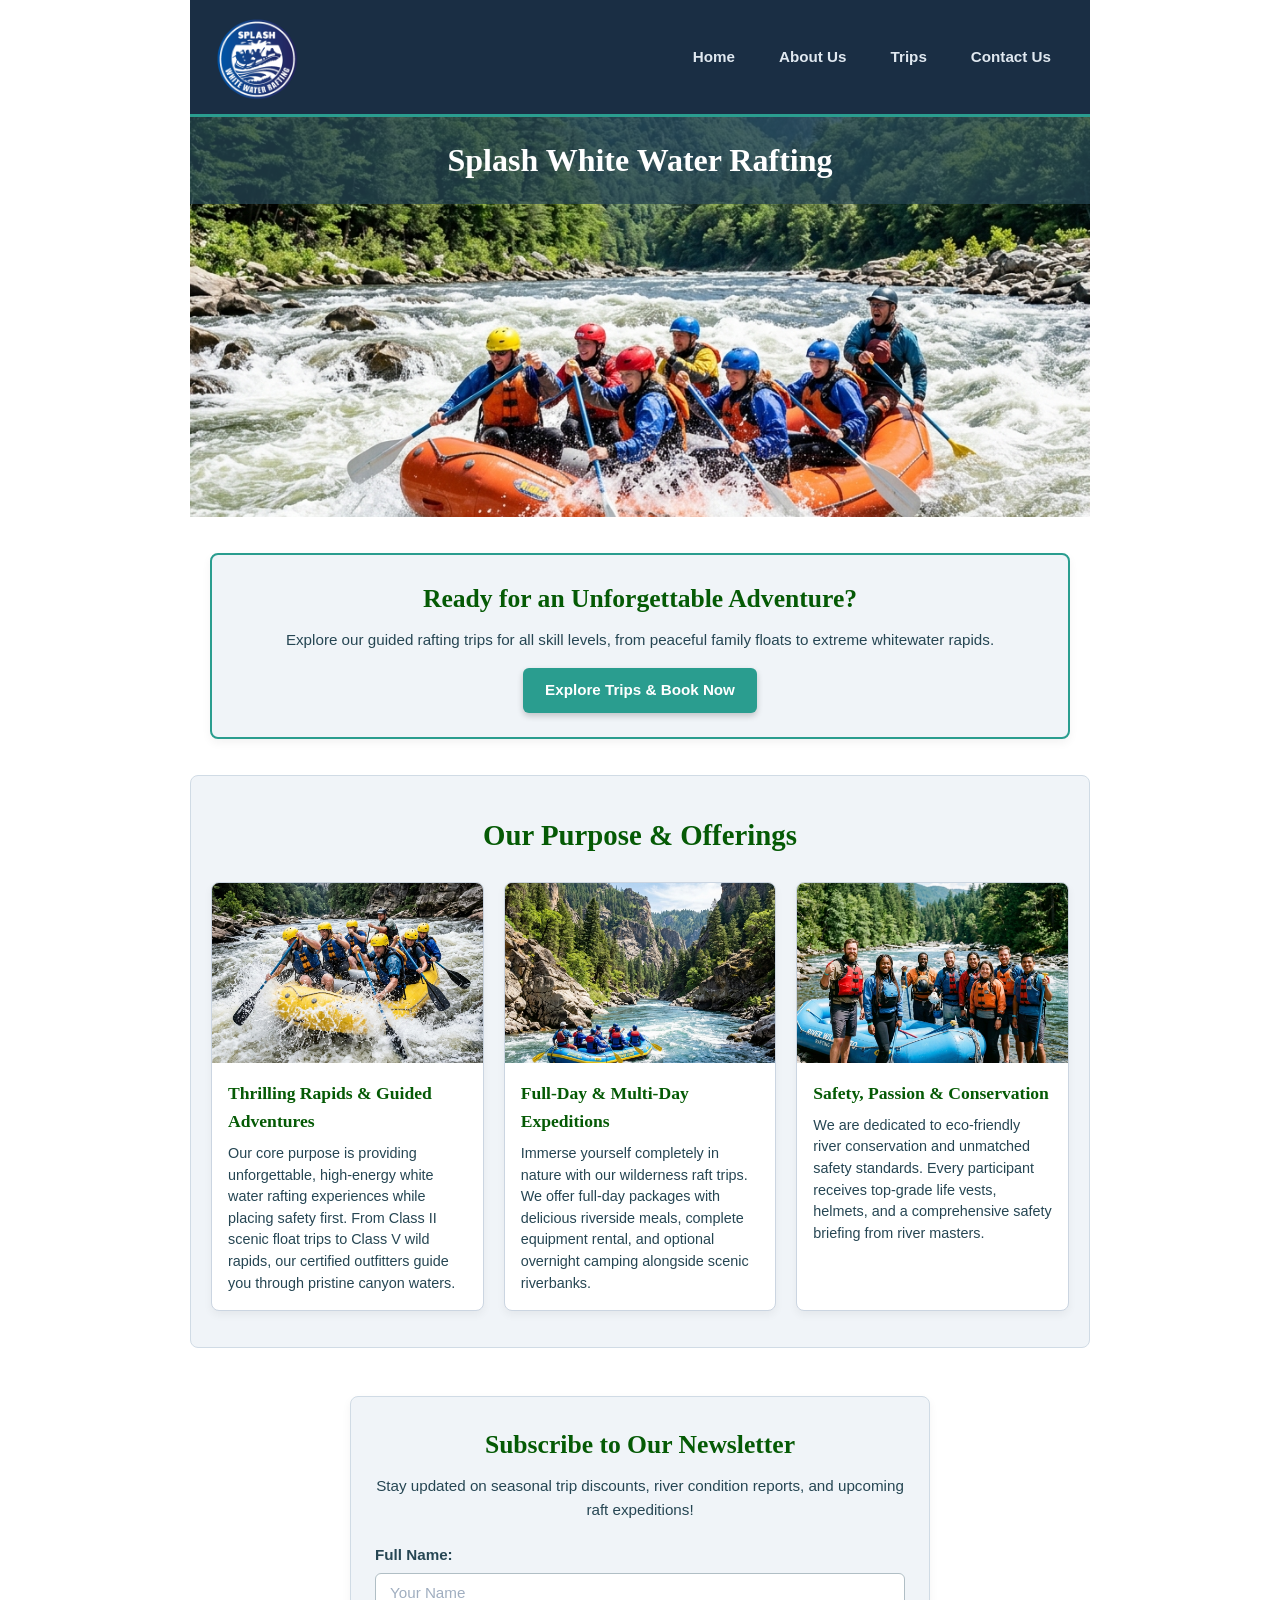
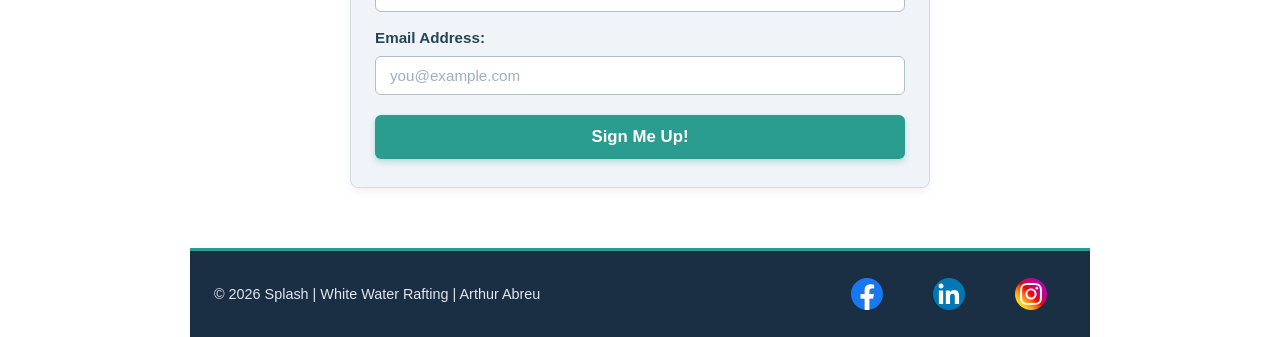
<file: wwr/index.html>
<!DOCTYPE html>
<html lang="en-US">

<head>
    <meta charset="UTF-8">
    <meta name="viewport" content="width=device-width, initial-scale=1.0">
    <title>Home | Splash White Water Rafting</title>
    <meta name="description"
        content="Welcome to Splash White Water Rafting! Experience thrilling guided raft trips, breathtaking river views, and unforgettable wilderness adventures.">
    <meta name="author" content="Arthur Abreu">
    <link rel="stylesheet" href="styles/rafting.css">
</head>

<body>

    <header>
        <img src="images/logo.png" alt="Splash White Water Rafting Logo">
        <nav>
            <ul>
                <li><a href="index.html">Home</a></li>
                <li><a href="about.html">About Us</a></li>
                <li><a href="trips.html">Trips</a></li>
                <li><a href="contact.html">Contact Us</a></li>
            </ul>
        </nav>
    </header>

    <main>
        <div class="hero">
            <img src="images/hero_rafting.png" alt="Thrilling white water rafting down wild river rapids with mountain views">
            <h1>Splash White Water Rafting</h1>
        </div>

        <section class="home-cta-section">
            <div class="home-cta-box">
                <h2>Ready for an Unforgettable Adventure?</h2>
                <p>Explore our guided rafting trips for all skill levels, from peaceful family floats to extreme whitewater rapids.</p>
                <a href="trips.html" class="cta-button">Explore Trips &amp; Book Now</a>
            </div>
        </section>

        <section class="purpose-offerings">
            <h2>Our Purpose &amp; Offerings</h2>
            <div class="offerings-grid">
                <article class="offering-card">
                    <img src="images/rapid_adventure.png" alt="Rafters conquering churning white water rapids">
                    <div class="card-content">
                        <h3>Thrilling Rapids &amp; Guided Adventures</h3>
                        <p>Our core purpose is providing unforgettable, high-energy white water rafting experiences while placing safety first. From Class II scenic float trips to Class V wild rapids, our certified outfitters guide you through pristine canyon waters.</p>
                    </div>
                </article>

                <article class="offering-card">
                    <img src="images/river_expedition.png" alt="Group of adventurers on a scenic river raft trip through canyon">
                    <div class="card-content">
                        <h3>Full-Day &amp; Multi-Day Expeditions</h3>
                        <p>Immerse yourself completely in nature with our wilderness raft trips. We offer full-day packages with delicious riverside meals, complete equipment rental, and optional overnight camping alongside scenic riverbanks.</p>
                    </div>
                </article>

                <article class="offering-card">
                    <img src="images/rafting_guides.png" alt="Friendly professional white water rafting guide team">
                    <div class="card-content">
                        <h3>Safety, Passion &amp; Conservation</h3>
                        <p>We are dedicated to eco-friendly river conservation and unmatched safety standards. Every participant receives top-grade life vests, helmets, and a comprehensive safety briefing from river masters.</p>
                    </div>
                </article>
            </div>
        </section>

        <section class="newsletter-section">
            <div class="newsletter-container">
                <h2>Subscribe to Our Newsletter</h2>
                <p>Stay updated on seasonal trip discounts, river condition reports, and upcoming raft expeditions!</p>
                <form action="#" method="post" class="newsletter-form">
                    <div class="form-item">
                        <label for="fname">Full Name:</label>
                        <input type="text" id="fname" name="fname" placeholder="Your Name" required>
                    </div>
                    <div class="form-item">
                        <label for="email">Email Address:</label>
                        <input type="email" id="email" name="email" placeholder="you@example.com" required>
                    </div>
                    <button type="submit" class="submit-button">Sign Me Up!</button>
                </form>
            </div>
        </section>
    </main>

    <footer>
        <p>&#169; 2026 Splash | White Water Rafting | Arthur Abreu</p>
        <nav class="socialmedia">
            <a href="https://facebook.com" target="_blank">
                <img src="images/facebook.svg" alt="Visit our Facebook page">
            </a>
            <a href="https://linkedin.com" target="_blank">
                <img src="images/linkedin.svg" alt="Visit our LinkedIn page">
            </a>
            <a href="https://instagram.com" target="_blank">
                <img src="images/instagram.svg" alt="Visit our Instagram page">
            </a>
        </nav>
    </footer>

</body>

</html>
</file>
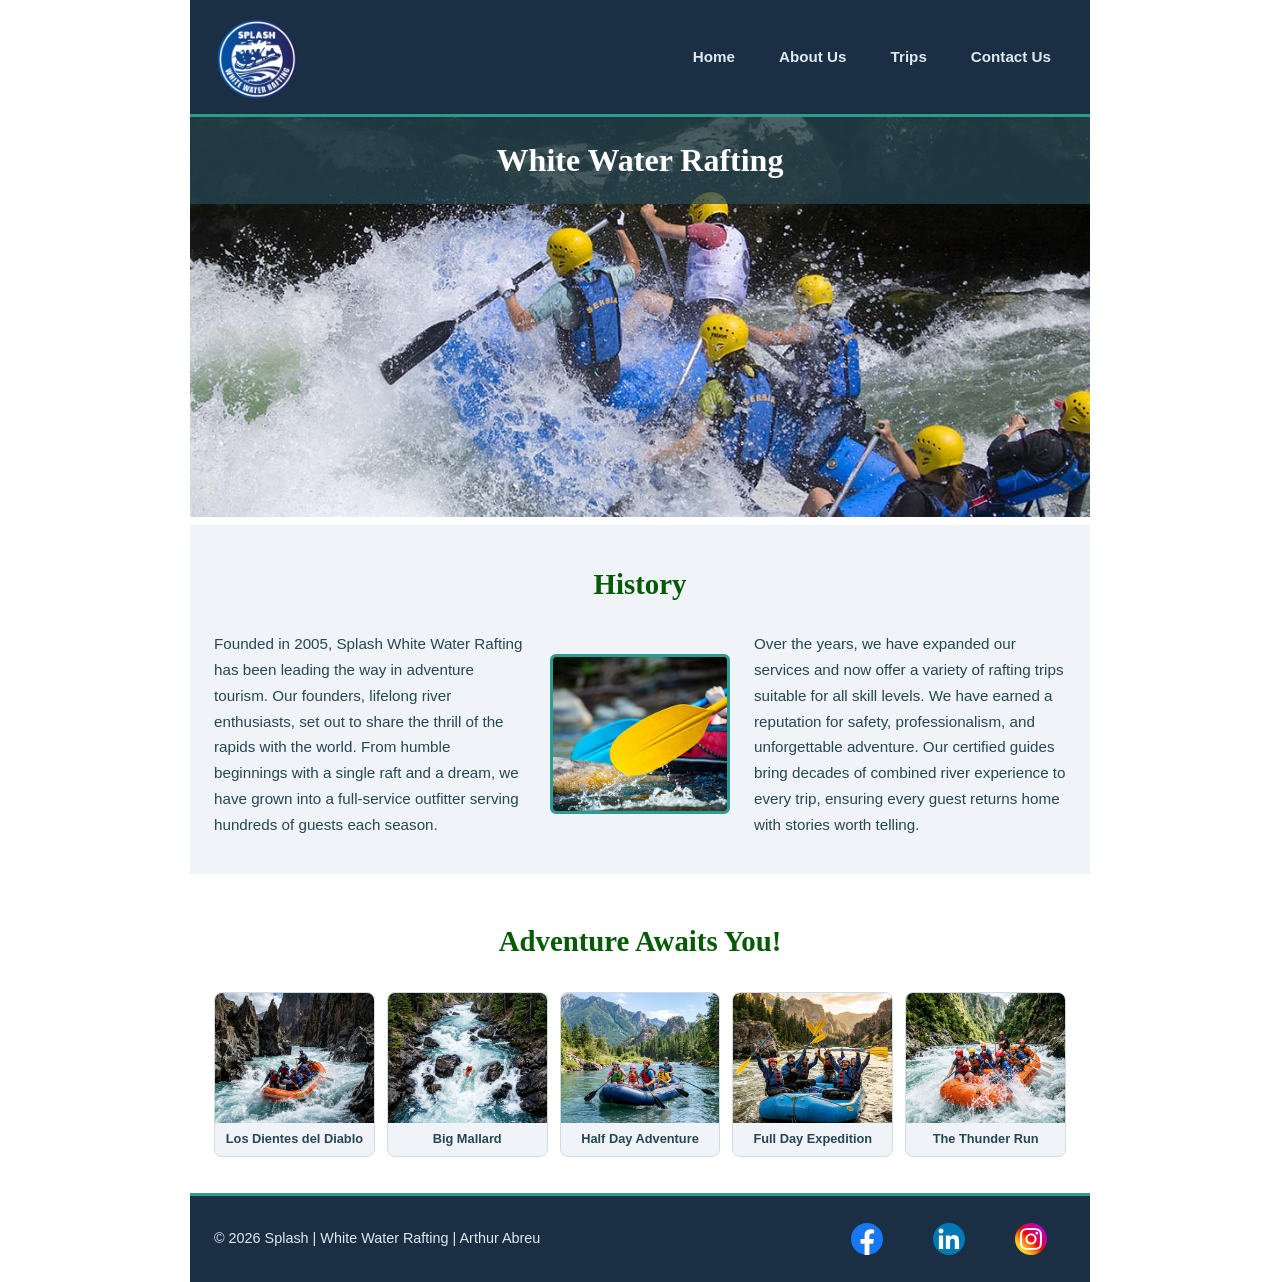
<file: wwr/about.html>
<!DOCTYPE html>
<html lang="en-US">

<head>
    <meta charset="utf-8">
    <meta name="viewport" content="width=device-width, initial-scale=1">
    <title>About Us | Splash White Water Rafting</title>
    <meta name="description"
        content="Learn about Splash White Water Rafting — our history, our team, and the thrilling adventures we offer on the river.">
    <meta name="author" content="Arthur Abreu">
    <link rel="stylesheet" href="styles/rafting.css">
</head>

<body>

    <header>
        <img src="images/logo.png" alt="Splash White Water Rafting Logo">
        <nav>
            <ul>
                <li><a href="index.html">Home</a></li>
                <li><a href="about.html">About Us</a></li>
                <li><a href="trips.html">Trips</a></li>
                <li><a href="contact.html">Contact Us</a></li>
            </ul>
        </nav>
    </header>

    <main>

        <div class="hero">
            <img src="images/correntesa.jpg" alt="Exciting white water rafting on a rushing river">
            <h1>White Water Rafting</h1>
            <article>
                <p>Welcome to Splash — White Water Rafting! We are a team of passionate adventurers dedicated to
                    providing thrilling and safe rafting experiences. Our mission is to connect people with nature while
                    promoting environmental stewardship and outdoor recreation. From first-timers to seasoned paddlers,
                    we have a trip tailored just for you.</p>
                <img src="images/about_us.jpg" alt="Splash rafting team on the river">
            </article>
        </div>

        <section class="history">
            <h2>History</h2>
            <div class="history-layout">
                <p>Founded in 2005, Splash White Water Rafting has been leading the way in adventure tourism. Our
                    founders, lifelong river enthusiasts, set out to share the thrill of the rapids with the world. From
                    humble beginnings with a single raft and a dream, we have grown into a full-service outfitter
                    serving hundreds of guests each season.</p>
                <img src="images/about_us.jpg" alt="Early days of Splash White Water Rafting">
                <p>Over the years, we have expanded our services and now offer a variety of rafting trips suitable for
                    all skill levels. We have earned a reputation for safety, professionalism, and unforgettable
                    adventure. Our certified guides bring decades of combined river experience to every trip, ensuring
                    every guest returns home with stories worth telling.</p>
            </div>
        </section>

        <section class="adventures">
            <h2>Adventure Awaits You!</h2>
            <div class="adventures-grid">
                <figure>
                    <img src="images/adventure_los_dientes.jpg"
                        alt="Rafters navigating the intense Los Dientes del Diablo rapid">
                    <figcaption>Los Dientes del Diablo</figcaption>
                </figure>
                <figure>
                    <img src="images/adventure_big_mallard.jpg" alt="Kayaker powering through the Big Mallard rapid">
                    <figcaption>Big Mallard</figcaption>
                </figure>
                <figure>
                    <img src="images/adventure_half_day.jpg"
                        alt="Family enjoying a half day rafting adventure on calm waters">
                    <figcaption>Half Day Adventure</figcaption>
                </figure>
                <figure>
                    <img src="images/adventure_full_day.jpg"
                        alt="Group celebrating after a full day rafting expedition">
                    <figcaption>Full Day Expedition</figcaption>
                </figure>
                <figure>
                    <img src="images/adventure_rapids1.jpg" alt="Rafters conquering churning white water rapids">
                    <figcaption>The Thunder Run</figcaption>
                </figure>
            </div>
        </section>

    </main>

    <footer>
        <p>&#169; 2026 Splash | White Water Rafting | Arthur Abreu</p>
        <nav class="socialmedia">
            <a href="https://facebook.com" target="_blank">
                <img src="images/facebook.svg" alt="Visit our Facebook page">
            </a>
            <a href="https://linkedin.com" target="_blank">
                <img src="images/linkedin.svg" alt="Visit our LinkedIn page">
            </a>
            <a href="https://instagram.com" target="_blank">
                <img src="images/instagram.svg" alt="Visit our Instagram page">
            </a>
        </nav>
    </footer>

</body>

</html>
</file>
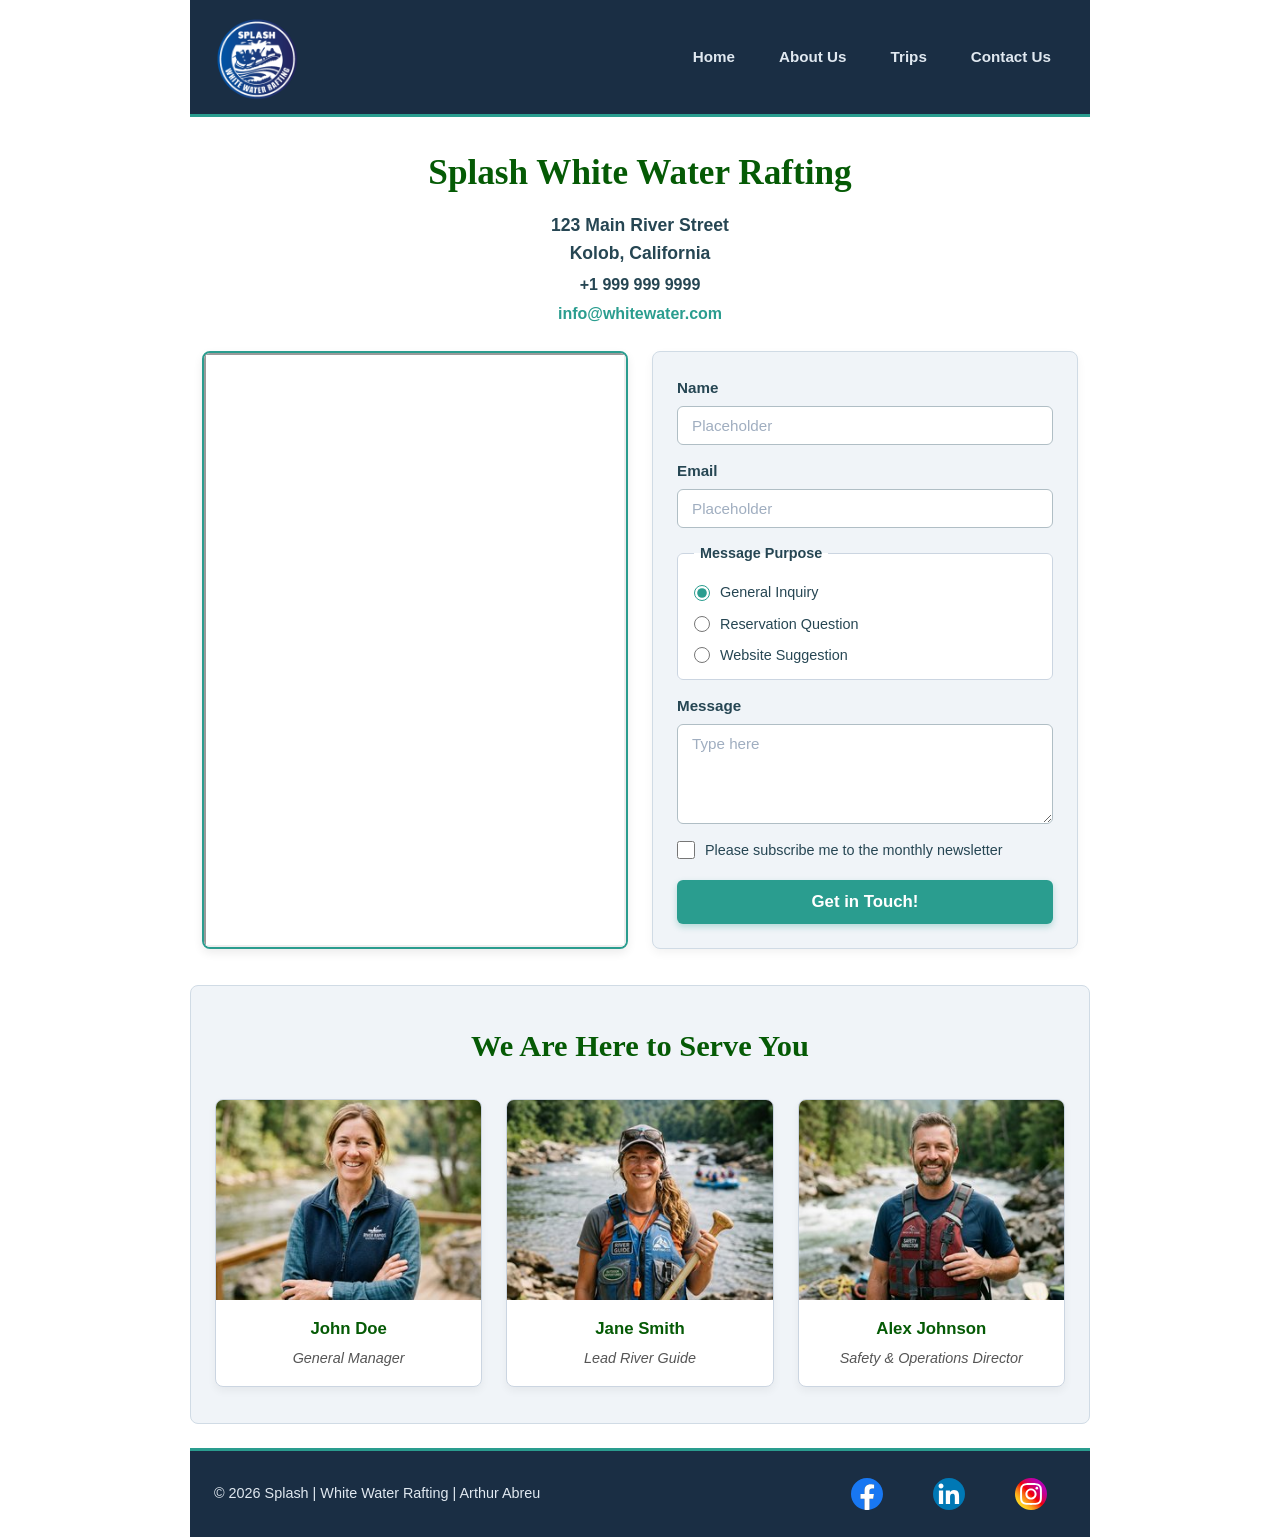
<file: wwr/contact.html>
<!DOCTYPE html>
<html lang="en-US">

<head>
    <meta charset="utf-8">
    <meta name="viewport" content="width=device-width, initial-scale=1">
    <title>Contact Us | Splash White Water Rafting</title>
    <meta name="description"
        content="Contact Splash White Water Rafting. Get in touch with our team for trip reservations, general inquiries, address, phone number, email, and employee information.">
    <meta name="author" content="Arthur Abreu">
    <link rel="stylesheet" href="styles/rafting.css">
</head>

<body>

    <header>
        <img src="images/logo.png" alt="Splash White Water Rafting Logo">
        <nav>
            <ul>
                <li><a href="index.html">Home</a></li>
                <li><a href="about.html">About Us</a></li>
                <li><a href="trips.html">Trips</a></li>
                <li><a href="contact.html">Contact Us</a></li>
            </ul>
        </nav>
    </header>

    <main>

        <div class="company-info-header">
            <h1>Splash White Water Rafting</h1>
            <p class="company-address">123 Main River Street<br>Kolob, California</p>
            <p class="company-phone">+1 999 999 9999</p>
            <p class="company-email"><a href="mailto:info@whitewater.com">info@whitewater.com</a></p>
        </div>

        <section class="contact-section">
            <h2 class="sr-only">Location and Contact Form</h2>
            <div class="contact-grid">
                <div class="map-container">
                    <iframe
                        src="https://www.google.com/maps/embed?pb=!1m18!1m12!1m3!1d3151.835434509374!2d-122.41941548468083!3d37.77492957975924!2m3!1f0!2f0!3f0!3m2!1i1024!2i768!4f13.1!3m3!1m2!1s0x80858064cb900000%3A0x1111111111111111!2sWhite%20Water%20Rafting!5e0!3m2!1sen!2sus!4v1620000000000!5m2!1sen!2sus"
                        width="400" height="380" title="Splash White Water Rafting Location Map" loading="lazy"
                        referrerpolicy="no-referrer-when-downgrade"></iframe>
                </div>

                <form action="#" method="post" class="contact-form">
                    <div class="form-item">
                        <label for="username">Name</label>
                        <input type="text" id="username" name="username" placeholder="Placeholder" required>
                    </div>

                    <div class="form-item">
                        <label for="useremail">Email</label>
                        <input type="email" id="useremail" name="useremail" placeholder="Placeholder" required>
                    </div>

                    <fieldset class="purpose-fieldset">
                        <legend>Message Purpose</legend>
                        <div class="radio-group">
                            <label class="radio-label">
                                <input type="radio" id="general" name="purpose" value="general" checked>
                                General Inquiry
                            </label>
                            <label class="radio-label">
                                <input type="radio" id="reservation" name="purpose" value="reservation">
                                Reservation Question
                            </label>
                            <label class="radio-label">
                                <input type="radio" id="suggestion" name="purpose" value="suggestion">
                                Website Suggestion
                            </label>
                        </div>
                    </fieldset>

                    <div class="form-item">
                        <label for="message">Message</label>
                        <textarea id="message" name="message" rows="4" placeholder="Type here" required></textarea>
                    </div>

                    <div class="checkbox-item">
                        <input type="checkbox" id="newsletter" name="newsletter">
                        <label for="newsletter">Please subscribe me to the monthly newsletter</label>
                    </div>

                    <button type="submit" class="submit-button">Get in Touch!</button>
                </form>
            </div>
        </section>

        <section class="employees-section">
            <h2>We Are Here to Serve You</h2>
            <div class="employees-grid">
                <figure class="employee-card">
                    <img src="images/employee1.jpg" alt="John Doe - General Manager">
                    <figcaption>
                        <strong>John Doe</strong>
                        <span>General Manager</span>
                    </figcaption>
                </figure>
                <figure class="employee-card">
                    <img src="images/employee2.jpg" alt="Jane Smith - Lead River Guide">
                    <figcaption>
                        <strong>Jane Smith</strong>
                        <span>Lead River Guide</span>
                    </figcaption>
                </figure>
                <figure class="employee-card">
                    <img src="images/employee3.jpg" alt="Alex Johnson - Safety &amp; Operations Director">
                    <figcaption>
                        <strong>Alex Johnson</strong>
                        <span>Safety &amp; Operations Director</span>
                    </figcaption>
                </figure>
            </div>
        </section>

    </main>

    <footer>
        <p>&#169; 2026 Splash | White Water Rafting | Arthur Abreu</p>
        <nav class="socialmedia">
            <a href="https://facebook.com" target="_blank">
                <img src="images/facebook.svg" alt="Visit our Facebook page">
            </a>
            <a href="https://linkedin.com" target="_blank">
                <img src="images/linkedin.svg" alt="Visit our LinkedIn page">
            </a>
            <a href="https://instagram.com" target="_blank">
                <img src="images/instagram.svg" alt="Visit our Instagram page">
            </a>
        </nav>
    </footer>

</body>

</html>
</file>
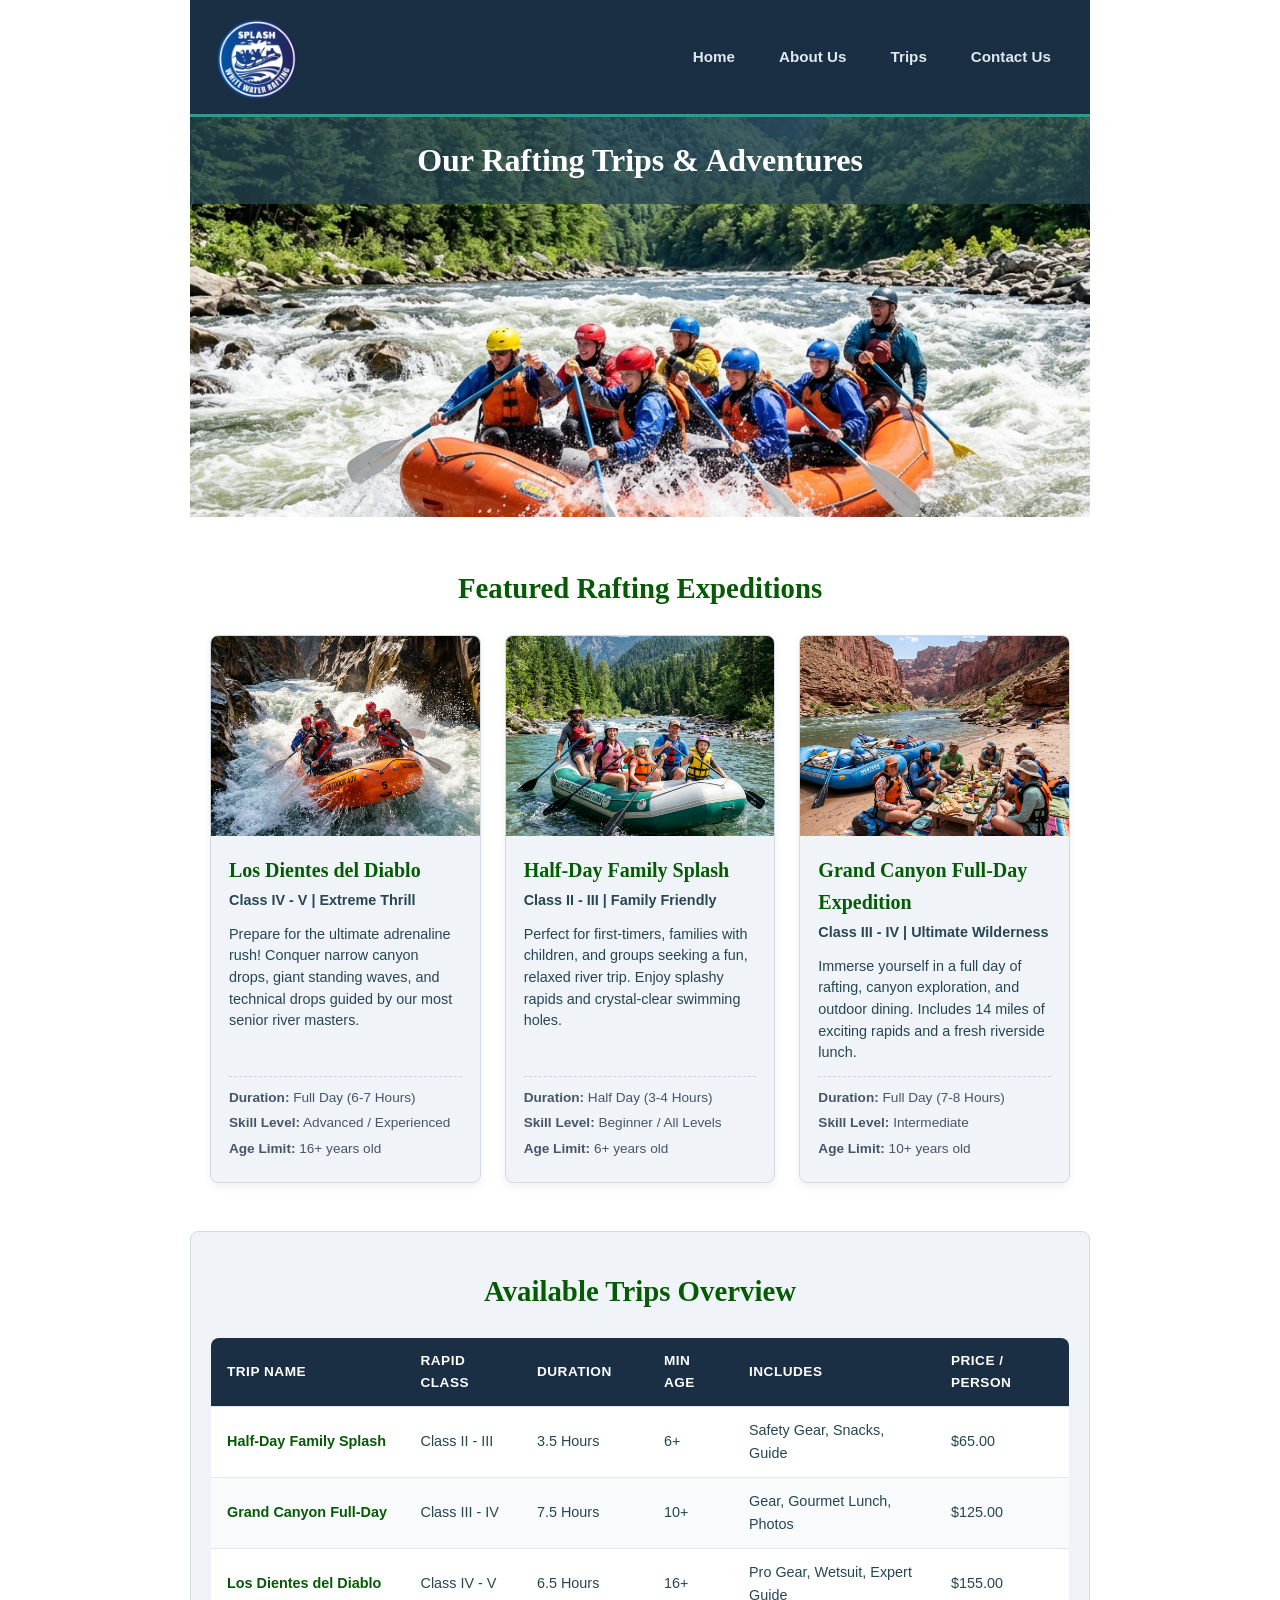
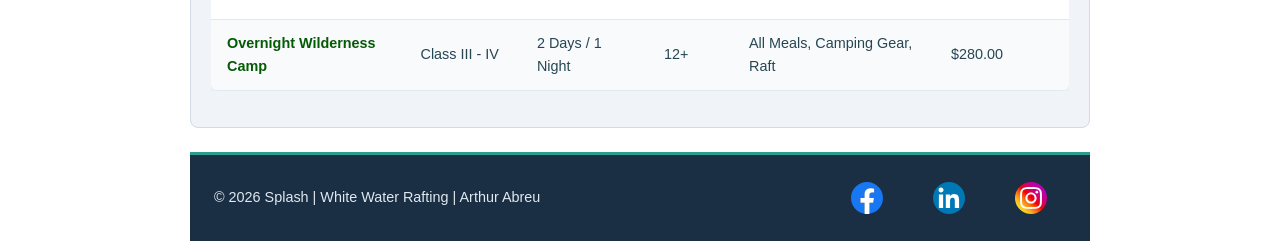
<file: wwr/trips.html>
<!DOCTYPE html>
<html lang="en-US">

<head>
    <meta charset="UTF-8">
    <meta name="viewport" content="width=device-width, initial-scale=1.0">
    <title>Rafting Trips &amp; Adventures | Splash White Water Rafting</title>
    <meta name="description"
        content="Explore our exciting white water rafting trips, from family-friendly half-day floats to thrill-seeking Class V rapids and multi-day wilderness canyon expeditions.">
    <meta name="author" content="Arthur Abreu">
    <link rel="stylesheet" href="styles/rafting.css">
</head>

<body>

    <header>
        <img src="images/logo.png" alt="Splash White Water Rafting Logo">
        <nav>
            <ul>
                <li><a href="index.html">Home</a></li>
                <li><a href="about.html">About Us</a></li>
                <li><a href="trips.html">Trips</a></li>
                <li><a href="contact.html">Contact Us</a></li>
            </ul>
        </nav>
    </header>

    <main>
        <div class="hero">
            <img src="images/hero_rafting.png" alt="Rafters tackling wild white water rapids on a guided expedition">
            <h1>Our Rafting Trips &amp; Adventures</h1>
        </div>

        <section class="trips-descriptions">
            <h2>Featured Rafting Expeditions</h2>
            <div class="trips-grid">

                <article class="trip-card">
                    <img src="images/trip_los_dientes.png" alt="Extreme Class V rafting through narrow canyon walls">
                    <div class="trip-details">
                        <h3>Los Dientes del Diablo</h3>
                        <p class="trip-tagline">Class IV - V | Extreme Thrill</p>
                        <p>Prepare for the ultimate adrenaline rush! Conquer narrow canyon drops, giant standing waves, and technical drops guided by our most senior river masters.</p>
                        <ul class="trip-features">
                            <li><strong>Duration:</strong> Full Day (6-7 Hours)</li>
                            <li><strong>Skill Level:</strong> Advanced / Experienced</li>
                            <li><strong>Age Limit:</strong> 16+ years old</li>
                        </ul>
                    </div>
                </article>

                <article class="trip-card">
                    <img src="images/trip_half_day.png" alt="Family paddling together on a scenic mild river trip">
                    <div class="trip-details">
                        <h3>Half-Day Family Splash</h3>
                        <p class="trip-tagline">Class II - III | Family Friendly</p>
                        <p>Perfect for first-timers, families with children, and groups seeking a fun, relaxed river trip. Enjoy splashy rapids and crystal-clear swimming holes.</p>
                        <ul class="trip-features">
                            <li><strong>Duration:</strong> Half Day (3-4 Hours)</li>
                            <li><strong>Skill Level:</strong> Beginner / All Levels</li>
                            <li><strong>Age Limit:</strong> 6+ years old</li>
                        </ul>
                    </div>
                </article>

                <article class="trip-card">
                    <img src="images/trip_full_day.png" alt="Rafters enjoying a riverside lunch break in a red rock canyon">
                    <div class="trip-details">
                        <h3>Grand Canyon Full-Day Expedition</h3>
                        <p class="trip-tagline">Class III - IV | Ultimate Wilderness</p>
                        <p>Immerse yourself in a full day of rafting, canyon exploration, and outdoor dining. Includes 14 miles of exciting rapids and a fresh riverside lunch.</p>
                        <ul class="trip-features">
                            <li><strong>Duration:</strong> Full Day (7-8 Hours)</li>
                            <li><strong>Skill Level:</strong> Intermediate</li>
                            <li><strong>Age Limit:</strong> 10+ years old</li>
                        </ul>
                    </div>
                </article>

            </div>
        </section>

        <section class="trips-table-section">
            <h2>Available Trips Overview</h2>
            <div class="table-responsive">
                <table class="trips-table">
                    <thead>
                        <tr>
                            <th scope="col">Trip Name</th>
                            <th scope="col">Rapid Class</th>
                            <th scope="col">Duration</th>
                            <th scope="col">Min Age</th>
                            <th scope="col">Includes</th>
                            <th scope="col">Price / Person</th>
                        </tr>
                    </thead>
                    <tbody>
                        <tr>
                            <th scope="row">Half-Day Family Splash</th>
                            <td>Class II - III</td>
                            <td>3.5 Hours</td>
                            <td>6+</td>
                            <td>Safety Gear, Snacks, Guide</td>
                            <td>$65.00</td>
                        </tr>
                        <tr>
                            <th scope="row">Grand Canyon Full-Day</th>
                            <td>Class III - IV</td>
                            <td>7.5 Hours</td>
                            <td>10+</td>
                            <td>Gear, Gourmet Lunch, Photos</td>
                            <td>$125.00</td>
                        </tr>
                        <tr>
                            <th scope="row">Los Dientes del Diablo</th>
                            <td>Class IV - V</td>
                            <td>6.5 Hours</td>
                            <td>16+</td>
                            <td>Pro Gear, Wetsuit, Expert Guide</td>
                            <td>$155.00</td>
                        </tr>
                        <tr>
                            <th scope="row">Overnight Wilderness Camp</th>
                            <td>Class III - IV</td>
                            <td>2 Days / 1 Night</td>
                            <td>12+</td>
                            <td>All Meals, Camping Gear, Raft</td>
                            <td>$280.00</td>
                        </tr>
                    </tbody>
                </table>
            </div>
        </section>
    </main>

    <footer>
        <p>&#169; 2026 Splash | White Water Rafting | Arthur Abreu</p>
        <nav class="socialmedia">
            <a href="https://facebook.com" target="_blank">
                <img src="images/facebook.svg" alt="Visit our Facebook page">
            </a>
            <a href="https://linkedin.com" target="_blank">
                <img src="images/linkedin.svg" alt="Visit our LinkedIn page">
            </a>
            <a href="https://instagram.com" target="_blank">
                <img src="images/instagram.svg" alt="Visit our Instagram page">
            </a>
        </nav>
    </footer>

</body>

</html>
</file>
<file: wwr/styles/rafting.css>
:root {
  --primary-color: #055a05;
  --accent1-color: #264653;
  --accent2-color: #2a9d8f;
  --light-bg: #f0f4f8;
  --header-bg: #1a2e44;
  --footer-bg: #1a2e44;
  --nav-link-color: #e0e8f0;
  --heading-font: "Georgia", "Times New Roman", serif;
  --body-font: Arial, Helvetica, sans-serif;
  --max-width: 900px;
}

* {
  margin: 0;
  padding: 0;
  box-sizing: border-box;
}

body {
  font-family: var(--body-font);
  color: var(--accent1-color);
  background-color: #fff;
  line-height: 1.6;
}

h1,
h2,
h3 {
  font-family: var(--heading-font);
  color: var(--primary-color);
}

header {
  display: grid;
  grid-template-columns: auto 1fr;
  align-items: center;
  width: var(--max-width);
  margin: 0 auto;
  padding: 12px 20px;
  background-color: var(--header-bg);
  border-bottom: 3px solid var(--accent2-color);
}

header img {
  width: 90px;
  height: 90px;
  object-fit: contain;
}

nav {
  display: flex;
  justify-content: flex-end;
}

nav ul {
  display: flex;
  list-style: none;
  gap: 6px;
}

nav a {
  display: block;
  padding: 10px 18px;
  text-decoration: none;
  color: var(--nav-link-color);
  font-size: 0.95rem;
  font-weight: 600;
  border: 1px solid transparent;
  border-radius: 4px;
  transition: color 0.2s ease, background-color 0.2s ease, border-color 0.2s ease;
}

main {
  width: var(--max-width);
  margin: 0 auto;
}

.hero {
  position: relative;
  overflow: hidden;
}

.hero>img {
  display: block;
  width: 100%;
  height: 320px;
  object-fit: cover;
}

h1 {
  position: absolute;
  top: 0;
  width: 100%;
  padding: 18px 24px;
  text-align: center;
  font-size: 2rem;
  background-color: rgba(38, 70, 83, 0.75);
  color: #fff;
}

.hero article {
  display: flex;
  align-items: flex-start;
  gap: 20px;
  padding: 24px;
  background-color: #fff;
  border-left: 4px solid var(--accent2-color);
  margin: 0;
  position: absolute;
}

.hero article p {
  flex: 1;
  margin: 0;
  font-size: 1rem;
  color: var(--accent1-color);
}

.hero article img {
  width: 140px;
  height: 110px;
  object-fit: cover;
  border-radius: 6px;
  flex-shrink: 0;
  float: right;
}

.history {
  background-color: var(--light-bg);
  padding: 36px 24px;
  margin-top: 8px;
}

.history h2 {
  text-align: center;
  font-size: 1.8rem;
  margin-bottom: 24px;
  color: var(--primary-color);
}

.history-layout {
  display: grid;
  grid-template-columns: 1fr auto 1fr;
  gap: 24px;
  align-items: start;
}

.history-layout p {
  margin: 0;
  font-size: 0.95rem;
  line-height: 1.7;
  color: var(--accent1-color);
}

.history-layout img {
  width: 180px;
  height: 160px;
  object-fit: cover;
  border-radius: 6px;
  border: 3px solid var(--accent2-color);
  align-self: center;
}

.adventures {
  padding: 36px 24px;
  background-color: #fff;
  margin-top: 8px;
}

.adventures h2 {
  text-align: center;
  font-size: 1.8rem;
  margin-bottom: 28px;
  color: var(--primary-color);
}

.adventures-grid {
  display: flex;
  gap: 12px;
  justify-content: space-between;
}

.adventures-grid figure {
  flex: 1;
  display: flex;
  flex-direction: column;
  align-items: center;
  text-align: center;
  background-color: var(--light-bg);
  border-radius: 8px;
  overflow: hidden;
  border: 1px solid #d0dbe5;
}

.adventures-grid figure img {
  width: 100%;
  height: 130px;
  object-fit: cover;
  display: block;
}

.adventures-grid figcaption {
  padding: 8px 6px;
  font-size: 0.8rem;
  font-weight: 600;
  color: var(--accent1-color);
  line-height: 1.3;
}

footer {
  display: flex;
  justify-content: space-between;
  align-items: center;
  width: var(--max-width);
  margin: 0 auto;
  padding: 16px 24px;
  background-color: var(--footer-bg);
  border-top: 3px solid var(--accent2-color);
}

footer p {
  margin: 0;
  color: var(--nav-link-color);
  font-size: 0.9rem;
}

.socialmedia {
  display: flex;
  gap: 12px;
  align-items: center;
}

.socialmedia a {
  display: inline-flex;
  align-items: center;
  justify-content: center;
  text-decoration: none;
  transition: transform 0.2s ease, opacity 0.2s ease;
}

.socialmedia img {
  width: 32px;
  height: 32px;
  object-fit: contain;
}


.sr-only {
  position: absolute;
  width: 1px;
  height: 1px;
  padding: 0;
  margin: -1px;
  overflow: hidden;
  clip: rect(0, 0, 0, 0);
  white-space: nowrap;
  border: 0;
}

.company-info-header {
  text-align: center;
  margin: 28px 0 24px 0;
  padding: 0 16px;
}

.company-info-header h1 {
  position: static;
  background-color: transparent;
  color: var(--primary-color);
  font-size: 2.2rem;
  padding: 0 0 10px 0;
  margin: 0;
}

.company-address {
  font-size: 1.1rem;
  font-weight: bold;
  color: var(--accent1-color);
  margin-bottom: 4px;
}

.company-phone {
  font-size: 1rem;
  font-weight: bold;
  color: var(--accent1-color);
  margin-bottom: 4px;
}

.company-email a {
  color: var(--accent2-color);
  text-decoration: none;
  font-weight: 600;
}

.company-email a:hover {
  text-decoration: underline;
  color: var(--primary-color);
}

.contact-section {
  padding: 0 12px;
  margin-bottom: 36px;
}

.contact-grid {
  display: grid;
  grid-template-columns: 1fr 1fr;
  gap: 24px;
  align-items: stretch;
}

.map-container {
  width: 100%;
  height: 100%;
  min-height: 420px;
  border-radius: 8px;
  overflow: hidden;
  border: 2px solid var(--accent2-color);
  box-shadow: 0 4px 10px rgba(0, 0, 0, 0.08);
}

.map-container iframe {
  width: 100%;
  height: 100%;
  min-height: 420px;
  display: block;
}

.contact-form {
  display: flex;
  flex-direction: column;
  gap: 14px;
  background-color: var(--light-bg);
  padding: 24px;
  border-radius: 8px;
  border: 1px solid #d0dbe5;
  box-shadow: 0 4px 10px rgba(0, 0, 0, 0.05);
}

.form-item {
  display: flex;
  flex-direction: column;
  gap: 6px;
}

.form-item label {
  font-size: 0.95rem;
  font-weight: 600;
  color: var(--accent1-color);
}

.form-item input[type="text"],
.form-item input[type="email"],
.form-item textarea {
  width: 100%;
  padding: 10px 14px;
  font-family: var(--body-font);
  font-size: 0.95rem;
  border: 1px solid #b0bec5;
  border-radius: 6px;
  background-color: #fff;
  color: #2d3748;
  transition: border-color 0.2s ease, box-shadow 0.2s ease;
}

.form-item input::placeholder,
.form-item textarea::placeholder {
  color: #a0aec0;
}

.form-item input:focus,
.form-item textarea:focus {
  outline: none;
  border-color: var(--accent2-color);
  box-shadow: 0 0 0 3px rgba(42, 157, 143, 0.25);
}

.form-item textarea {
  resize: vertical;
  min-height: 100px;
}

.purpose-fieldset {
  border: 1px solid #cbd5e1;
  border-radius: 6px;
  padding: 12px 16px;
  background-color: #fff;
}

.purpose-fieldset legend {
  padding: 0 6px;
  font-size: 0.9rem;
  font-weight: 600;
  color: var(--accent1-color);
}

.radio-group {
  display: flex;
  flex-direction: column;
  gap: 8px;
  margin-top: 4px;
}

.radio-label {
  display: flex;
  align-items: center;
  gap: 10px;
  font-size: 0.9rem;
  color: var(--accent1-color);
  cursor: pointer;
}

.radio-label input[type="radio"] {
  accent-color: var(--accent2-color);
  width: 16px;
  height: 16px;
  cursor: pointer;
}

.checkbox-item {
  display: flex;
  align-items: center;
  gap: 10px;
  margin-top: 2px;
}

.checkbox-item input[type="checkbox"] {
  accent-color: var(--accent2-color);
  width: 18px;
  height: 18px;
  cursor: pointer;
}

.checkbox-item label {
  font-size: 0.9rem;
  color: var(--accent1-color);
  cursor: pointer;
  line-height: 1.4;
}

.submit-button {
  width: 100%;
  padding: 12px 20px;
  font-size: 1.05rem;
  font-weight: bold;
  color: #fff;
  background-color: var(--accent2-color);
  border: none;
  border-radius: 6px;
  cursor: pointer;
  transition: background-color 0.2s ease, transform 0.1s ease, box-shadow 0.2s ease;
  box-shadow: 0 3px 6px rgba(42, 157, 143, 0.3);
  margin-top: 6px;
}

.submit-button:hover {
  background-color: var(--primary-color);
  box-shadow: 0 4px 8px rgba(5, 90, 5, 0.4);
  transform: translateY(-2px);
}

.submit-button:active {
  transform: translateY(0);
}

.employees-section {
  background-color: var(--light-bg);
  padding: 36px 24px;
  margin-top: 12px;
  margin-bottom: 24px;
  border-radius: 8px;
  border: 1px solid #d0dbe5;
}

.employees-section h2 {
  text-align: center;
  font-size: 1.9rem;
  margin-bottom: 28px;
  color: var(--primary-color);
}

.employees-grid {
  display: grid;
  grid-template-columns: repeat(3, 1fr);
  gap: 24px;
}

.employee-card {
  display: flex;
  flex-direction: column;
  align-items: center;
  text-align: center;
  background-color: #fff;
  border-radius: 8px;
  overflow: hidden;
  border: 1px solid #cbd5e1;
  box-shadow: 0 4px 8px rgba(0, 0, 0, 0.05);
  transition: transform 0.2s ease, box-shadow 0.2s ease;
}

.employee-card:hover {
  transform: translateY(-4px);
  box-shadow: 0 8px 16px rgba(0, 0, 0, 0.1);
}

.employee-card img {
  width: 100%;
  height: 200px;
  object-fit: cover;
  display: block;
}

.employee-card figcaption {
  padding: 16px 12px;
  width: 100%;
}

.employee-card figcaption strong {
  display: block;
  font-size: 1.05rem;
  color: var(--primary-color);
  margin-bottom: 4px;
}

.employee-card figcaption span {
  display: block;
  font-size: 0.9rem;
  color: #555;
  font-style: italic;
}

.hero > img {
  display: block;
  width: 100%;
  height: 400px;
  object-fit: cover;
}

.hero-cta {
  position: absolute;
  bottom: 20px;
  left: 50%;
  transform: translateX(-50%);
  background-color: rgba(26, 46, 68, 0.88);
  color: #fff;
  padding: 18px 24px;
  border-radius: 8px;
  text-align: center;
  width: 90%;
  max-width: 580px;
  box-shadow: 0 4px 14px rgba(0, 0, 0, 0.35);
  border: 1px solid var(--accent2-color);
}

.hero-cta h2 {
  color: #ffffff;
  font-size: 1.35rem;
  margin-bottom: 6px;
}

.hero-cta p {
  color: #e0e8f0;
  font-size: 0.95rem;
  margin-bottom: 12px;
  line-height: 1.4;
}

.cta-button {
  display: inline-block;
  background-color: var(--accent2-color);
  color: #fff;
  text-decoration: none;
  font-weight: bold;
  font-size: 0.95rem;
  padding: 10px 22px;
  border-radius: 6px;
  transition: background-color 0.2s ease, transform 0.2s ease, box-shadow 0.2s ease;
  box-shadow: 0 3px 6px rgba(0, 0, 0, 0.2);
}

.cta-button:hover {
  background-color: var(--primary-color);
  transform: translateY(-2px);
  box-shadow: 0 4px 10px rgba(0, 0, 0, 0.3);
}

.purpose-offerings {
  padding: 36px 20px;
  background-color: var(--light-bg);
  margin-top: 12px;
  border-radius: 8px;
  border: 1px solid #d0dbe5;
}

.purpose-offerings h2 {
  text-align: center;
  font-size: 1.8rem;
  margin-bottom: 24px;
  color: var(--primary-color);
}

.offerings-grid {
  display: grid;
  grid-template-columns: repeat(3, 1fr);
  gap: 20px;
}

.offering-card {
  background-color: #fff;
  border-radius: 8px;
  overflow: hidden;
  border: 1px solid #cbd5e1;
  box-shadow: 0 4px 8px rgba(0, 0, 0, 0.05);
  display: flex;
  flex-direction: column;
  transition: transform 0.2s ease, box-shadow 0.2s ease;
}

.offering-card:hover {
  transform: translateY(-4px);
  box-shadow: 0 8px 16px rgba(0, 0, 0, 0.1);
}

.offering-card img {
  width: 100%;
  height: 180px;
  object-fit: cover;
  display: block;
}

.offering-card .card-content {
  padding: 16px;
  flex: 1;
  display: flex;
  flex-direction: column;
}

.offering-card h3 {
  font-size: 1.1rem;
  margin-bottom: 8px;
  color: var(--primary-color);
}

.offering-card p {
  font-size: 0.9rem;
  color: var(--accent1-color);
  line-height: 1.5;
}

/* Newsletter Sign-up Section */
.newsletter-section {
  padding: 36px 20px;
  background-color: #fff;
  margin-top: 12px;
  margin-bottom: 24px;
}

.newsletter-container {
  max-width: 580px;
  margin: 0 auto;
  background-color: var(--light-bg);
  padding: 28px 24px;
  border-radius: 8px;
  border: 1px solid #d0dbe5;
  box-shadow: 0 4px 10px rgba(0, 0, 0, 0.05);
  text-align: center;
}

.newsletter-container h2 {
  font-size: 1.6rem;
  margin-bottom: 8px;
  color: var(--primary-color);
}

.newsletter-container p {
  font-size: 0.95rem;
  color: var(--accent1-color);
  margin-bottom: 20px;
}

.newsletter-form {
  display: flex;
  flex-direction: column;
  gap: 14px;
  text-align: left;
}


.home-cta-section,
.trips-cta-section {
  padding: 24px 20px;
  margin-top: 12px;
}

.home-cta-box,
.trips-cta-box {
  background-color: var(--light-bg);
  border: 2px solid var(--accent2-color);
  border-radius: 8px;
  padding: 24px;
  text-align: center;
  box-shadow: 0 4px 10px rgba(0, 0, 0, 0.05);
}

.home-cta-box h2,
.trips-cta-box h2 {
  font-size: 1.6rem;
  margin-bottom: 8px;
  color: var(--primary-color);
}

.home-cta-box p,
.trips-cta-box p {
  font-size: 0.95rem;
  color: var(--accent1-color);
  margin-bottom: 16px;
}


.trips-descriptions {
  padding: 36px 20px;
  background-color: #fff;
  margin-top: 12px;
}

.trips-descriptions h2 {
  text-align: center;
  font-size: 1.8rem;
  margin-bottom: 24px;
  color: var(--primary-color);
}

.trips-grid {
  display: grid;
  grid-template-columns: repeat(3, 1fr);
  gap: 24px;
}

.trip-card {
  background-color: var(--light-bg);
  border-radius: 8px;
  overflow: hidden;
  border: 1px solid #d0dbe5;
  box-shadow: 0 4px 10px rgba(0, 0, 0, 0.06);
  display: flex;
  flex-direction: column;
  transition: transform 0.2s ease, box-shadow 0.2s ease;
}

.trip-card:hover {
  transform: translateY(-4px);
  box-shadow: 0 8px 18px rgba(0, 0, 0, 0.12);
}

.trip-card img {
  width: 100%;
  height: 200px;
  object-fit: cover;
  display: block;
}

.trip-details {
  padding: 18px;
  flex: 1;
  display: flex;
  flex-direction: column;
}

.trip-details h3 {
  font-size: 1.25rem;
  color: var(--primary-color);
  margin-bottom: 4px;
}

.trip-tagline {
  font-size: 0.85rem;
  color: var(--accent2-color);
  font-weight: bold;
  margin-bottom: 10px;
}

.trip-details p {
  font-size: 0.9rem;
  color: var(--accent1-color);
  line-height: 1.5;
  margin-bottom: 12px;
}

.trip-features {
  list-style: none;
  margin-top: auto;
  padding-top: 10px;
  border-top: 1px dashed #cbd5e1;
  font-size: 0.85rem;
  color: #475569;
}

.trip-features li {
  margin-bottom: 4px;
}

.trips-table-section {
  padding: 36px 20px;
  background-color: var(--light-bg);
  margin-top: 12px;
  margin-bottom: 24px;
  border-radius: 8px;
  border: 1px solid #d0dbe5;
}

.trips-table-section h2 {
  text-align: center;
  font-size: 1.8rem;
  margin-bottom: 24px;
  color: var(--primary-color);
}

.table-responsive {
  overflow-x: auto;
}

.trips-table {
  width: 100%;
  border-collapse: collapse;
  background-color: #fff;
  border-radius: 8px;
  overflow: hidden;
  box-shadow: 0 4px 8px rgba(0, 0, 0, 0.05);
}

.trips-table th,
.trips-table td {
  padding: 12px 16px;
  text-align: left;
  font-size: 0.9rem;
  border-bottom: 1px solid #e2e8f0;
}

.trips-table thead th {
  background-color: var(--header-bg);
  color: #fff;
  font-weight: bold;
  text-transform: uppercase;
  font-size: 0.85rem;
  letter-spacing: 0.5px;
}

.trips-table tbody tr:nth-child(even) {
  background-color: #f8fafc;
}

.trips-table tbody tr:hover {
  background-color: #e2e8f0;
}

.trips-table tbody th {
  font-weight: bold;
  color: var(--primary-color);
}
</file>
